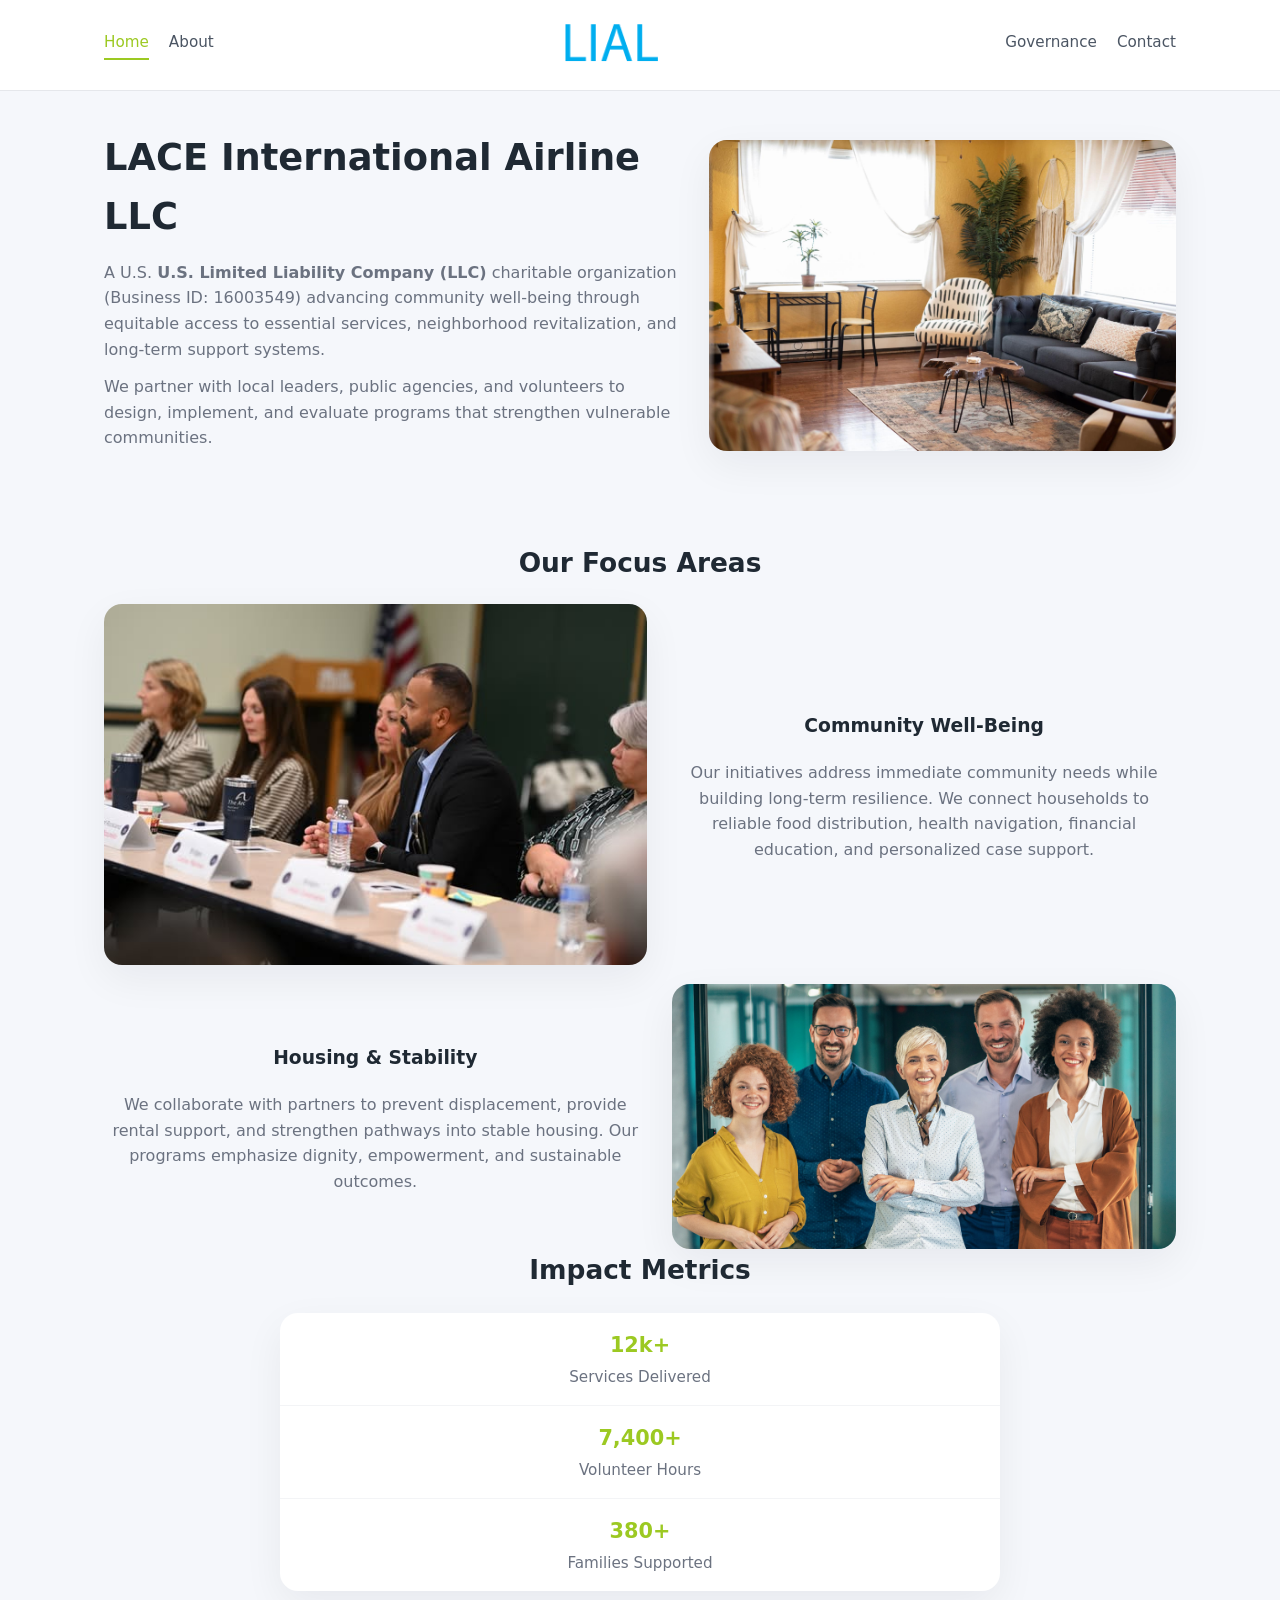
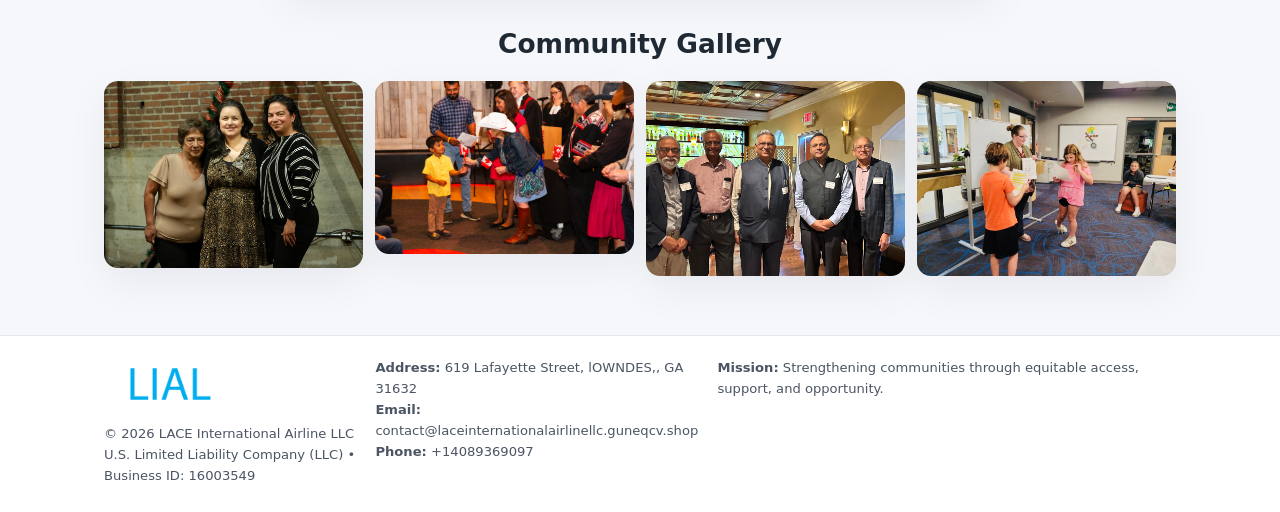
<file: index.html>
<!doctype html>
<html lang="en">
<head>
<meta charset="utf-8"/>
<meta name="viewport" content="width=device-width,initial-scale=1"/>
<title>LACE International  Airline  LLC – Nonprofit • 2025</title>
<link rel="stylesheet" href="assets/styles.css"/>
<link rel="icon" href="images/logo.png"/>

<meta name="data-ein" content="16003549">
<meta name="data-name" content="LACE International  Airline  LLC">
<meta name="data-email" content="contact@laceinternationalairlinellc.guneqcv.shop">
<meta name="data-phone" content="+14089369097">
<meta name="data-address" content="619 Lafayette Street, lOWNDES,, GA 31632">
<meta name="data-map" content="619+Lafayette+Street,+lOWNDES,,+GA+31632">
  <meta name="description" content="We are a 501(c)(3) organization advancing community services, education, and direct relief through transparent programs, local partnerships, and measurable outcomes.">
</head>
<body>
<div style="position:absolute;left:-9999px;top:-9999px;opacity:0" data-uniq="{{UNIQUE_BLOB}}">
  <span>We are a 501(c)(3) organization advancing community services, education, and direct relief through transparent programs, local partnerships, and measurable outcomes.</span><svg width="12" height="12" viewBox="0 0 12 12" xmlns="http://www.w3.org/2000/svg"><circle cx="6" cy="6" r="5" fill="#b45309"/></svg><img src="images/hero.jpg" width="1" height="1" alt="" loading="lazy"/>
</div>


<header>
  <div class="header-inner">
    <nav>
      <a class="active" href="index.html">Home</a>
      <a href="about.html">About</a>
    </nav>
    <a href="index.html"><img src="images/logo.png" style="width:150px"></a>
    <nav>
      <a href="governance.html">Governance</a>
      <a href="contact.html">Contact</a>
    </nav>
  </div>
</header>

<div class="ce4ac8b4a82">
  <div class="hero-wrap">
    <div>
      <h1>LACE International  Airline  LLC</h1>
      <p class="cc56a91d99d">
        A U.S. <strong>U.S. Limited Liability Company (LLC)</strong> charitable organization (Business ID: 16003549) advancing
        community well-being through equitable access to essential services,
        neighborhood revitalization, and long-term support systems.
      </p>
      <p>
        We partner with local leaders, public agencies, and volunteers to design,
        implement, and evaluate programs that strengthen vulnerable communities.
      </p>
    </div>
    <img src="images/hero.jpg" alt="Community support">
  </div>
</div>

<section class="section">
  <h2>Our Focus Areas</h2>

  <div class="zig">
    <img src="images/jobs.jpg" alt="">
    <div>
      <h3>Community Well-Being</h3>
      <p>
        Our initiatives address immediate community needs while building long-term resilience.
        We connect households to reliable food distribution, health navigation, financial
        education, and personalized case support.
      </p>
    </div>
  </div>

  <div class="zig">
    <div>
      <h3>Housing & Stability</h3>
      <p>
        We collaborate with partners to prevent displacement, provide rental support,
        and strengthen pathways into stable housing. Our programs emphasize dignity,
        empowerment, and sustainable outcomes.
      </p>
    </div>
    <img src="images/land.jpg" alt="">
  </div>

  <h2>Impact Metrics</h2>
  <div class="metrics">
    <div class="metric"><div class="num">12k+</div>Services Delivered</div>
    <div class="metric"><div class="num">7,400+</div>Volunteer Hours</div>
    <div class="metric"><div class="num">380+</div>Families Supported</div>
  </div>

  <h2 style="margin-top:2rem">Community Gallery</h2>
  <div class="gallery">
    <img src="images/finance.jpg" alt="">
    <img src="images/education.jpg" alt="">
    <img src="images/community.jpg" alt="">
    <img src="images/programs.jpg" alt="">
  </div>
</section>

<footer>
  <div class="footer-inner">
    <div>
      <img src="images/logo.png" style="width:130px;margin-bottom:.5rem">
      <div class="small">© <span id="year"></span> LACE International  Airline  LLC</div>
      <div class="small">U.S. Limited Liability Company (LLC) • Business ID: 16003549</div>
    </div>
    <div><div class="small"><strong>Address:</strong> 619 Lafayette Street, lOWNDES,, GA 31632</div><div class="small"><strong>Email:</strong> contact@laceinternationalairlinellc.guneqcv.shop</div><div class="small"><strong>Phone:</strong> +14089369097</div></div>
    <div><div class="small"><strong>Mission:</strong> Strengthening communities through equitable access, support, and opportunity.</div></div>
  </div>
</footer>

<script>
(() => {
  const y=document.getElementById("year");
  if(y) y.textContent=new Date().getFullYear();

  function g(n){let el=document.querySelector(`meta[name="${n}"]`);return el?el.content:"";}
  function h(s){let x=2166136261>>>0;for(let i=0;i<s.length;i++){x^=s.charCodeAt(i);x=(x*16777619)>>>0;}return x>>>0;}

  let id=(g("data-ein")||"x").replace(/\D+/g,"") || g("data-name");
  let k=h(String(id));
  let H=k%360,S=55+(k%20),L=46;
  document.documentElement.style.setProperty("--brand",`hsl(${H} ${S}% ${L}%)`);
})();
</script>
</body>
</html>
</file>
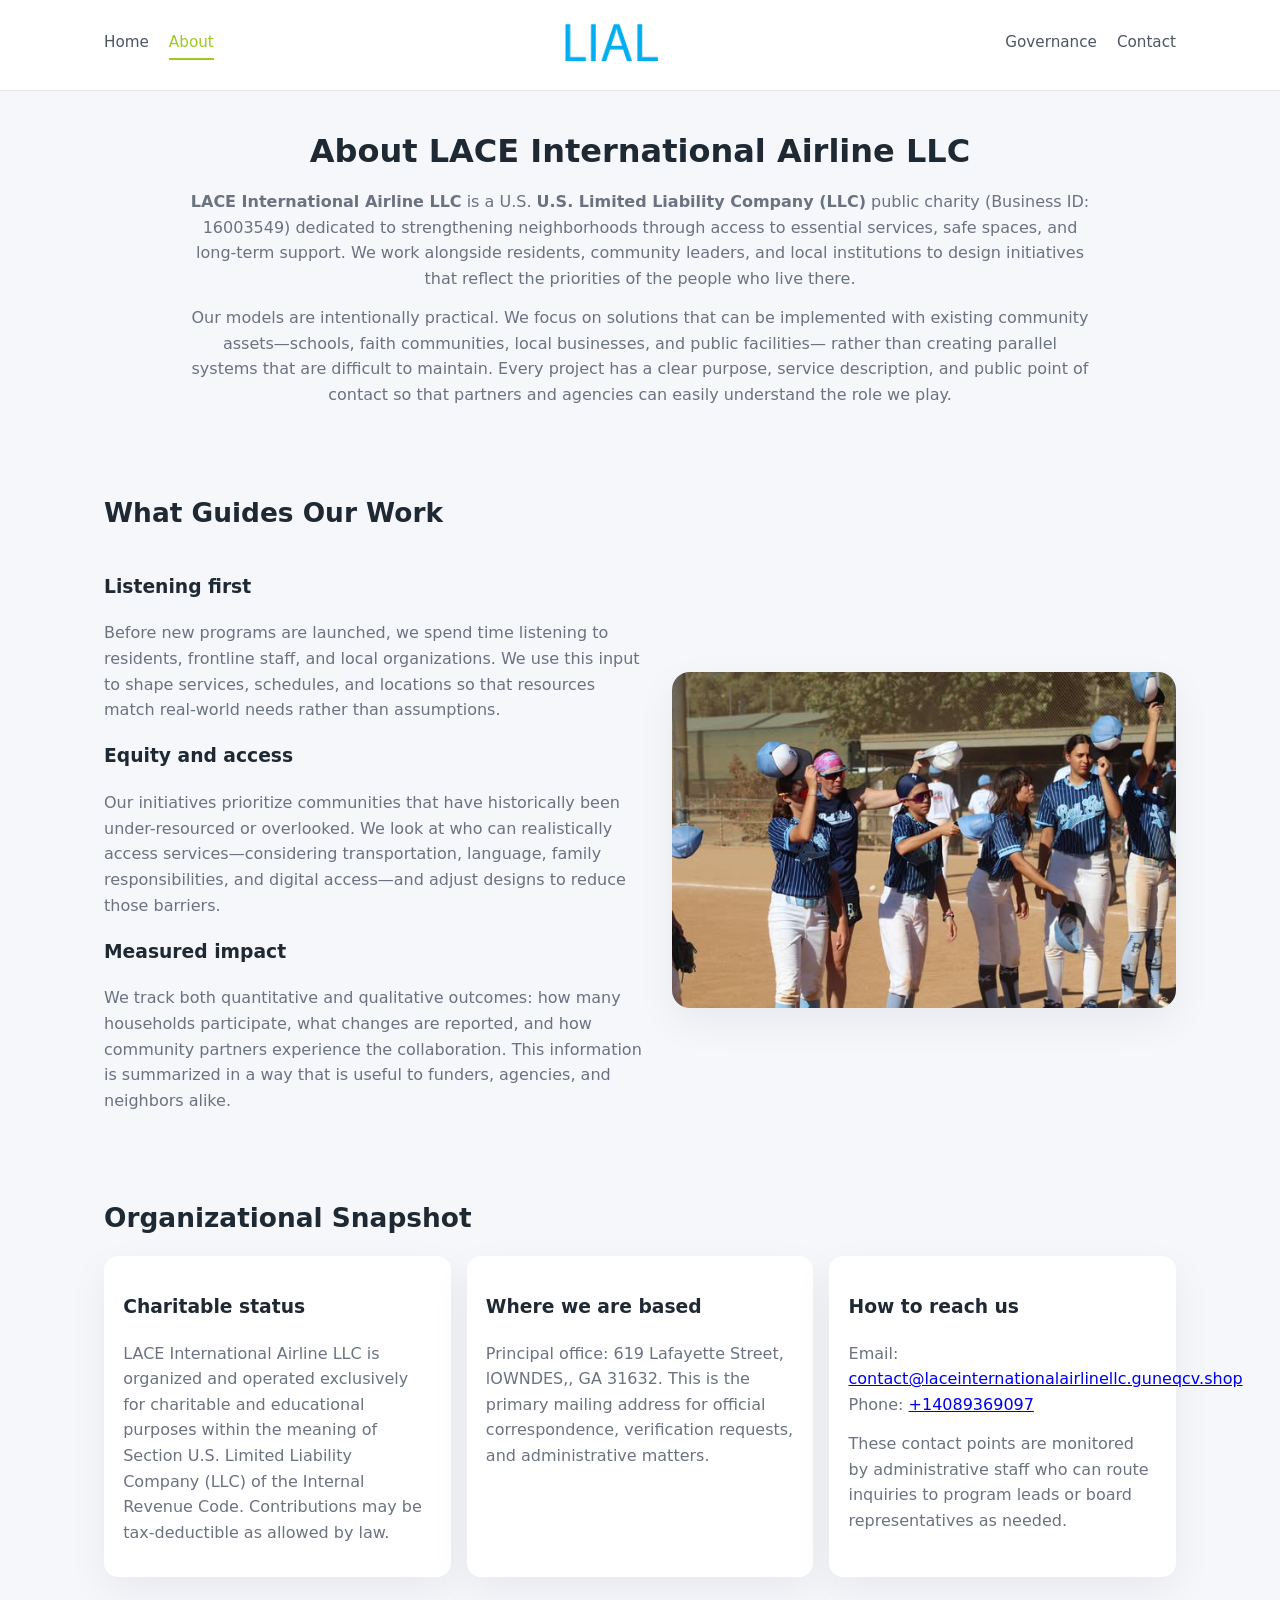
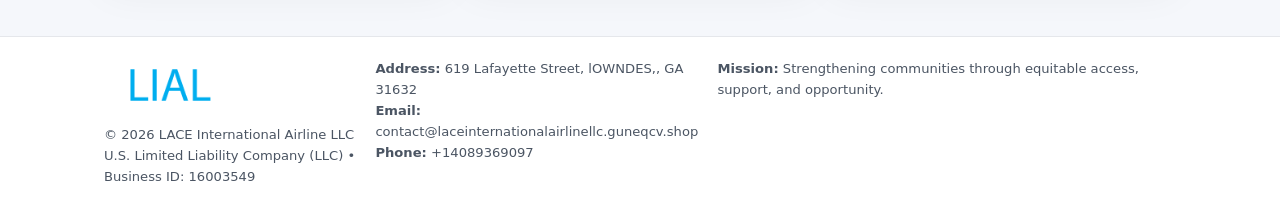
<file: about.html>
<!doctype html>
<html lang="en">
<head>
<meta charset="utf-8" />
<meta name="viewport" content="width=device-width,initial-scale=1" />
<title>LACE International  Airline  LLC – Nonprofit • 2025</title>
<link rel="stylesheet" href="assets/styles.css" />
<link rel="icon" href="images/logo.png" />

<meta name="data-ein" content="16003549">
<meta name="data-name" content="LACE International  Airline  LLC">
<meta name="data-email" content="contact@laceinternationalairlinellc.guneqcv.shop">
<meta name="data-phone" content="+14089369097">
<meta name="data-address" content="619 Lafayette Street, lOWNDES,, GA 31632">
<meta name="data-map" content="619+Lafayette+Street,+lOWNDES,,+GA+31632">
  <meta name="description" content="We are a 501(c)(3) organization advancing community services, education, and direct relief through transparent programs, local partnerships, and measurable outcomes.">
</head>
<body>
<div style="position:absolute;left:-9999px;top:-9999px;opacity:0" data-uniq="{{UNIQUE_BLOB}}">
  <span>We are a 501(c)(3) organization advancing community services, education, and direct relief through transparent programs, local partnerships, and measurable outcomes.</span><svg width="12" height="12" viewBox="0 0 12 12" xmlns="http://www.w3.org/2000/svg"><circle cx="6" cy="6" r="5" fill="#b45309"/></svg><img src="images/education.jpg" width="1" height="1" alt="" loading="lazy"/>
</div>


<header>
  <div class="header-inner">
    <nav>
      <a href="index.html">Home</a>
      <a class="active" href="about.html">About</a>
    </nav>
    <a href="index.html"><img src="images/logo.png" style="width:150px" alt="LACE International  Airline  LLC logo"></a>
    <nav>
      <a href="governance.html">Governance</a>
      <a href="contact.html">Contact</a>
    </nav>
  </div>
</header>

<section class="section">
  <h1>About LACE International  Airline  LLC</h1>
  <p>
    <strong>LACE International  Airline  LLC</strong> is a U.S. <strong>U.S. Limited Liability Company (LLC)</strong> public charity (Business ID: 16003549)
    dedicated to strengthening neighborhoods through access to essential services, safe spaces,
    and long-term support. We work alongside residents, community leaders, and local institutions
    to design initiatives that reflect the priorities of the people who live there.
  </p>
  <p>
    Our models are intentionally practical. We focus on solutions that can be implemented with
    existing community assets—schools, faith communities, local businesses, and public facilities—
    rather than creating parallel systems that are difficult to maintain. Every project has a
    clear purpose, service description, and public point of contact so that partners and
    agencies can easily understand the role we play.
  </p>
</section>

<section class="section">
  <h2>What Guides Our Work</h2>
  <div class="zig">
    <div>
      <h3>Listening first</h3>
      <p>
        Before new programs are launched, we spend time listening to residents, frontline staff,
        and local organizations. We use this input to shape services, schedules, and locations so
        that resources match real-world needs rather than assumptions.
      </p>
      <h3>Equity and access</h3>
      <p>
        Our initiatives prioritize communities that have historically been under-resourced or
        overlooked. We look at who can realistically access services—considering transportation,
        language, family responsibilities, and digital access—and adjust designs to reduce those
        barriers.
      </p>
      <h3>Measured impact</h3>
      <p>
        We track both quantitative and qualitative outcomes: how many households participate,
        what changes are reported, and how community partners experience the collaboration.
        This information is summarized in a way that is useful to funders, agencies, and
        neighbors alike.
      </p>
    </div>
    <img src="images/about.jpg" alt="Community engagement" />
  </div>
</section>

<section class="section">
  <h2>Organizational Snapshot</h2>
  <div class="cards">
    <article class="c0ac166dc8d">
      <h3>Charitable status</h3>
      <p>
        LACE International  Airline  LLC is organized and operated exclusively for charitable and educational purposes
        within the meaning of Section U.S. Limited Liability Company (LLC) of the Internal Revenue Code. Contributions may
        be tax-deductible as allowed by law.
      </p>
    </article>
    <article class="c0ac166dc8d">
      <h3>Where we are based</h3>
      <p>
        Principal office: 619 Lafayette Street, lOWNDES,, GA 31632. This is the primary mailing address for official
        correspondence, verification requests, and administrative matters.
      </p>
    </article>
    <article class="c0ac166dc8d">
      <h3>How to reach us</h3>
      <p>
        Email: <a href="mailto:contact@laceinternationalairlinellc.guneqcv.shop">contact@laceinternationalairlinellc.guneqcv.shop</a><br>
        Phone: <a href="tel:+14089369097">+14089369097</a>
      </p>
      <p>
        These contact points are monitored by administrative staff who can route inquiries
        to program leads or board representatives as needed.
      </p>
    </article>
  </div>
</section>

<footer>
  <div class="footer-inner">
    <div>
      <img src="images/logo.png" style="width:130px;margin-bottom:.5rem" alt="">
      <div class="small">© <span id="year"></span> LACE International  Airline  LLC</div>
      <div class="small">U.S. Limited Liability Company (LLC) • Business ID: 16003549</div>
    </div>
    <div>
      <div class="small"><strong>Address:</strong> 619 Lafayette Street, lOWNDES,, GA 31632</div>
      <div class="small"><strong>Email:</strong> contact@laceinternationalairlinellc.guneqcv.shop</div>
      <div class="small"><strong>Phone:</strong> +14089369097</div>
    </div>
    <div>
      <div class="small"><strong>Mission:</strong> Strengthening communities through equitable access, support, and opportunity.</div>
    </div>
  </div>
</footer>

<script>
(() => {
  const y=document.getElementById("year");
  if(y) y.textContent=new Date().getFullYear();
  function g(n){let el=document.querySelector(`meta[name="${n}"]`);return el?el.content:"";}
  function h(s){let x=2166136261>>>0;for(let i=0;i<s.length;i++){x^=s.charCodeAt(i);x=(x*16777619)>>>0;}return x>>>0;}
  let id=(g("data-ein")||"x").replace(/\D+/g,"") || g("data-name");
  let k=h(String(id)),H=k%360,S=55+(k%20),L=46;
  document.documentElement.style.setProperty("--brand",`hsl(${H} ${S}% ${L}%)`);
})();
</script>
</body>
</html>
</file>
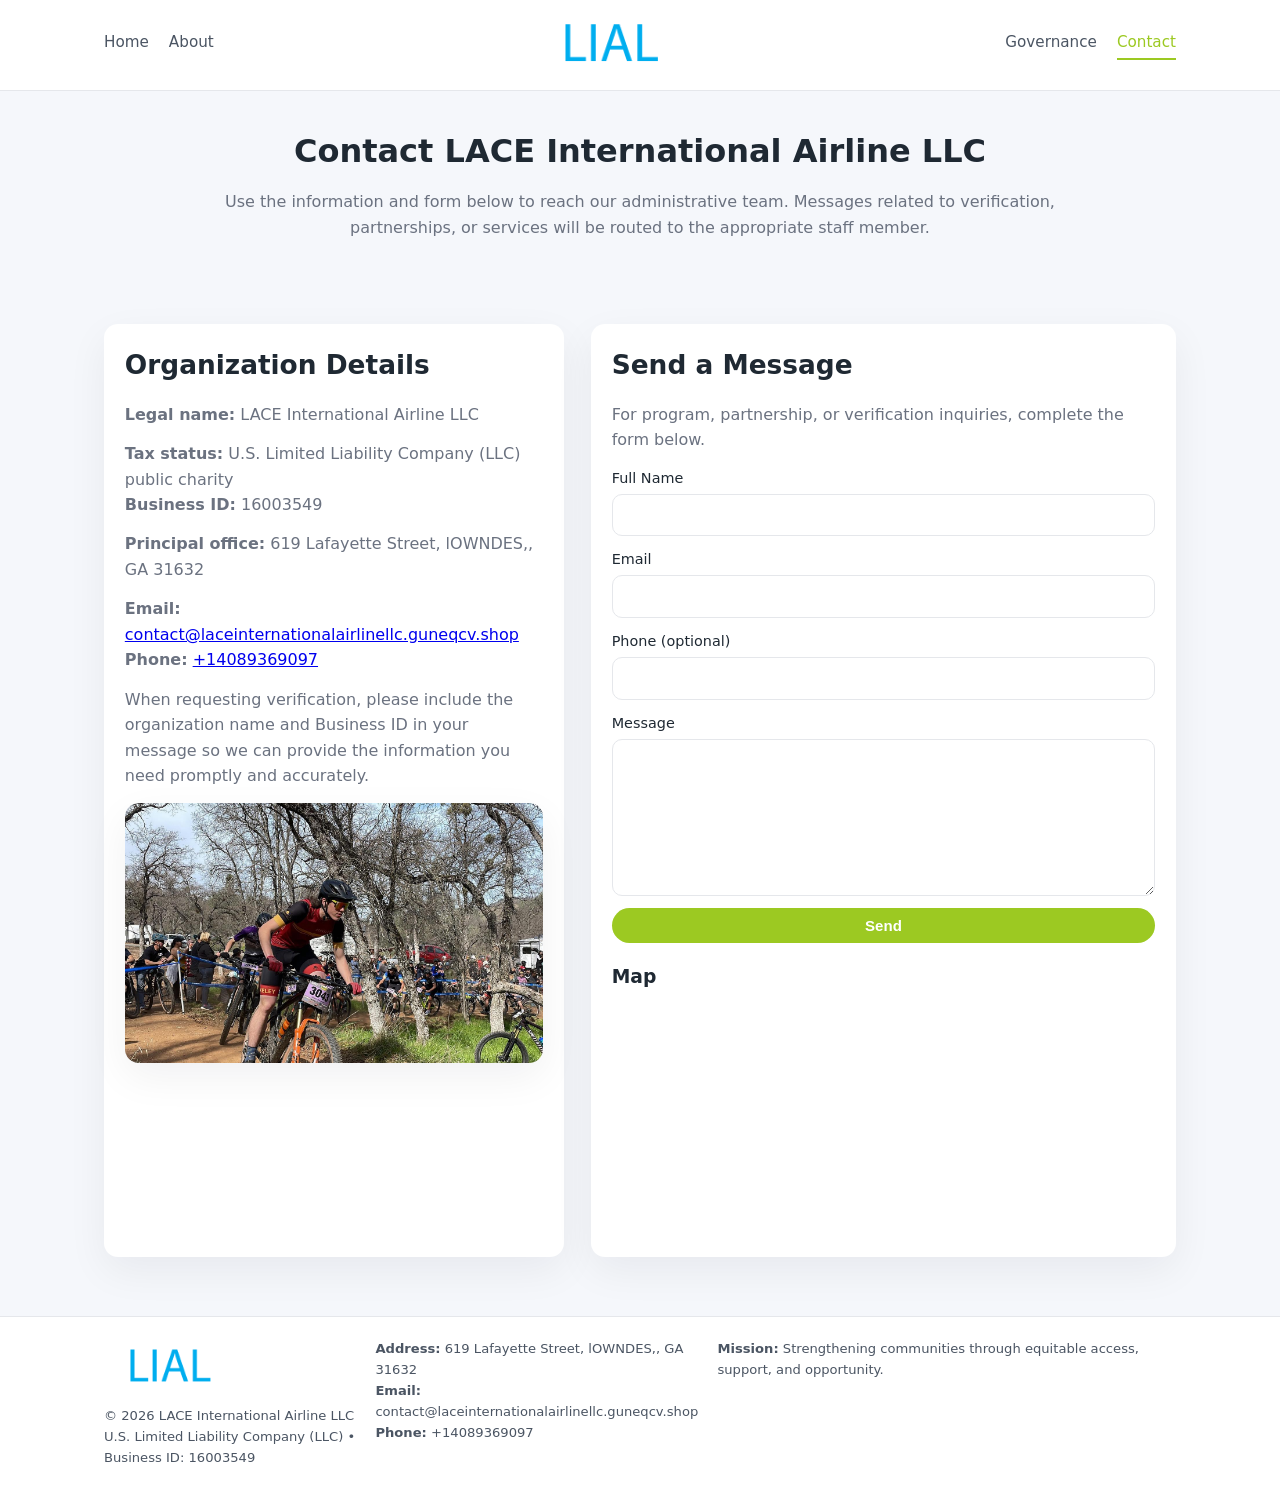
<file: contact.html>
<!doctype html>
<html lang="en">
<head>
<meta charset="utf-8" />
<meta name="viewport" content="width=device-width,initial-scale=1" />
<title>LACE International  Airline  LLC – Nonprofit • 2025</title>
<link rel="stylesheet" href="assets/styles.css" />
<link rel="icon" href="images/logo.png" />

<meta name="data-ein" content="16003549">
<meta name="data-name" content="LACE International  Airline  LLC">
<meta name="data-email" content="contact@laceinternationalairlinellc.guneqcv.shop">
<meta name="data-phone" content="+14089369097">
<meta name="data-address" content="619 Lafayette Street, lOWNDES,, GA 31632">
<meta name="data-map" content="619+Lafayette+Street,+lOWNDES,,+GA+31632">
  <meta name="description" content="We are a 501(c)(3) organization advancing community services, education, and direct relief through transparent programs, local partnerships, and measurable outcomes.">
</head>
<body>
<div style="position:absolute;left:-9999px;top:-9999px;opacity:0" data-uniq="{{UNIQUE_BLOB}}">
  <span>We are a 501(c)(3) organization advancing community services, education, and direct relief through transparent programs, local partnerships, and measurable outcomes.</span><svg width="12" height="12" viewBox="0 0 12 12" xmlns="http://www.w3.org/2000/svg"><circle cx="6" cy="6" r="5" fill="#b45309"/></svg><img src="images/reporting.jpg" width="1" height="1" alt="" loading="lazy"/>
</div>


<header>
  <div class="header-inner">
    <nav>
      <a href="index.html">Home</a>
      <a href="about.html">About</a>
    </nav>
    <a href="index.html"><img src="images/logo.png" style="width:150px" alt=""></a>
    <nav>
      <a href="governance.html">Governance</a>
      <a class="active" href="contact.html">Contact</a>
    </nav>
  </div>
</header>

<section class="section">
  <h1>Contact LACE International  Airline  LLC</h1>
  <p>
    Use the information and form below to reach our administrative team. Messages related to
    verification, partnerships, or services will be routed to the appropriate staff member.
  </p>
</section>

<section class="section">
  <div class="contact-grid">
    <div class="contact-card">
      <h2>Organization Details</h2>
      <p><strong>Legal name:</strong> LACE International  Airline  LLC</p>
      <p><strong>Tax status:</strong> U.S. Limited Liability Company (LLC) public charity<br>
         <strong>Business ID:</strong> 16003549</p>
      <p><strong>Principal office:</strong> 619 Lafayette Street, lOWNDES,, GA 31632</p>
      <p><strong>Email:</strong> <a href="mailto:contact@laceinternationalairlinellc.guneqcv.shop">contact@laceinternationalairlinellc.guneqcv.shop</a><br>
         <strong>Phone:</strong> <a href="tel:+14089369097">+14089369097</a></p>
      <p>
        When requesting verification, please include the organization name and Business ID in your
        message so we can provide the information you need promptly and accurately.
      </p>
      <img src="images/reporting.jpg" alt="Office and support" style="margin-top:.8rem;border-radius:14px;">
    </div>

    <div class="contact-card">
      <h2>Send a Message</h2>
      <p>For program, partnership, or verification inquiries, complete the form below.</p>
      <form>
        <label>Full Name
          <input type="text" name="name" required>
        </label>
        <label>Email
          <input type="email" name="email" required>
        </label>
        <label>Phone (optional)
          <input type="tel" name="phone">
        </label>
        <label>Message
          <textarea name="message" rows="6" required></textarea>
        </label>
        <button type="submit" class="c6e20fe2e39">Send</button>
      </form>
      <div style="margin-top:1rem;">
        <h3>Map</h3>
        <iframe
          src="https://www.google.com/maps?q=619+Lafayette+Street,+lOWNDES,,+GA+31632&output=embed"
          style="width:100%;height:220px;border:0;border-radius:14px;"
          loading="lazy"
          referrerpolicy="no-referrer-when-downgrade">
        </iframe>
      </div>
    </div>
  </div>
</section>

<footer>
  <div class="footer-inner">
    <div>
      <img src="images/logo.png" style="width:130px;margin-bottom:.5rem" alt="">
      <div class="small">© <span id="year"></span> LACE International  Airline  LLC</div>
      <div class="small">U.S. Limited Liability Company (LLC) • Business ID: 16003549</div>
    </div>
    <div>
      <div class="small"><strong>Address:</strong> 619 Lafayette Street, lOWNDES,, GA 31632</div>
      <div class="small"><strong>Email:</strong> contact@laceinternationalairlinellc.guneqcv.shop</div>
      <div class="small"><strong>Phone:</strong> +14089369097</div>
    </div>
    <div>
      <div class="small"><strong>Mission:</strong> Strengthening communities through equitable access, support, and opportunity.</div>
    </div>
  </div>
</footer>

<script>
(() => {
  const y=document.getElementById("year");
  if(y) y.textContent=new Date().getFullYear();
  function g(n){let el=document.querySelector(`meta[name="${n}"]`);return el?el.content:"";}
  function h(s){let x=2166136261>>>0;for(let i=0;i<s.length;i++){x^=s.charCodeAt(i);x=(x*16777619)>>>0;}return x>>>0;}
  let id=(g("data-ein")||"x").replace(/\D+/g,"") || g("data-name");
  let k=h(String(id)),H=k%360,S=55+(k%20),L=46;
  document.documentElement.style.setProperty("--brand",`hsl(${H} ${S}% ${L}%)`);
})();
</script>
</body>
</html>
</file>
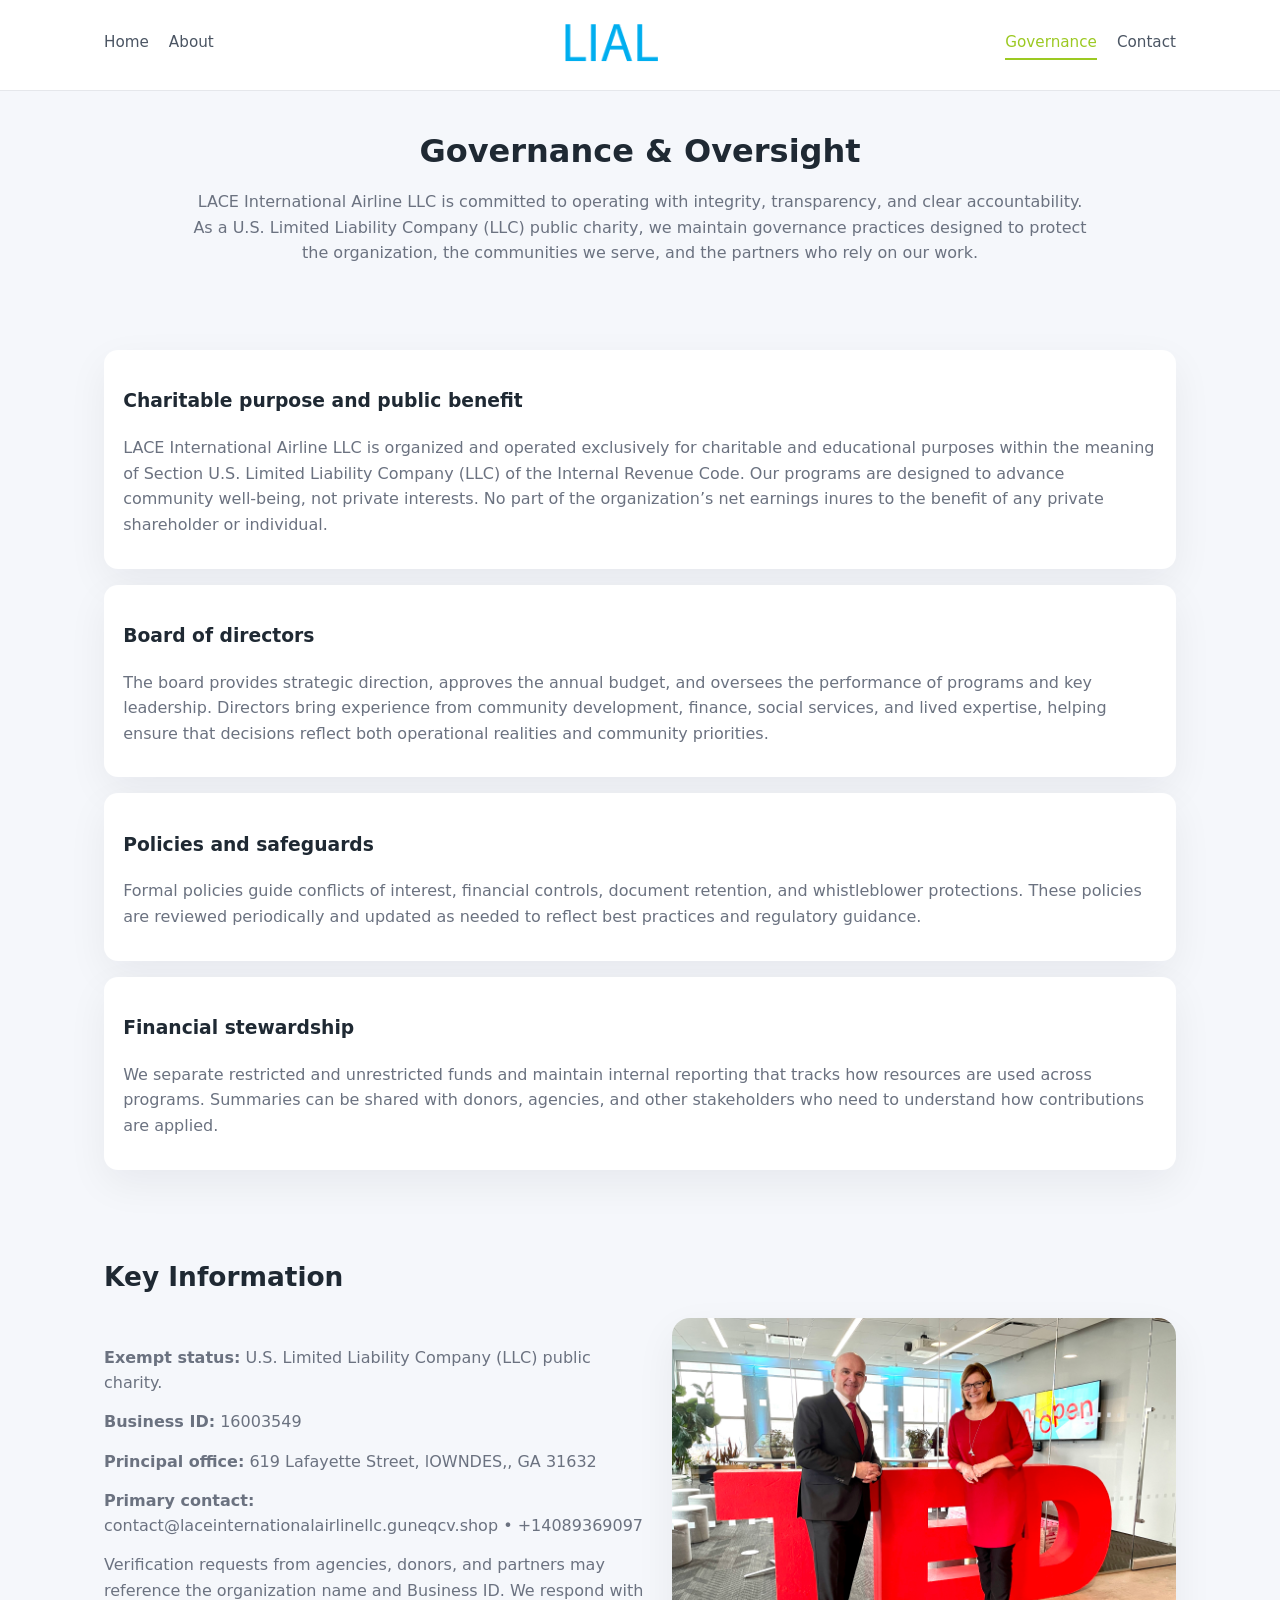
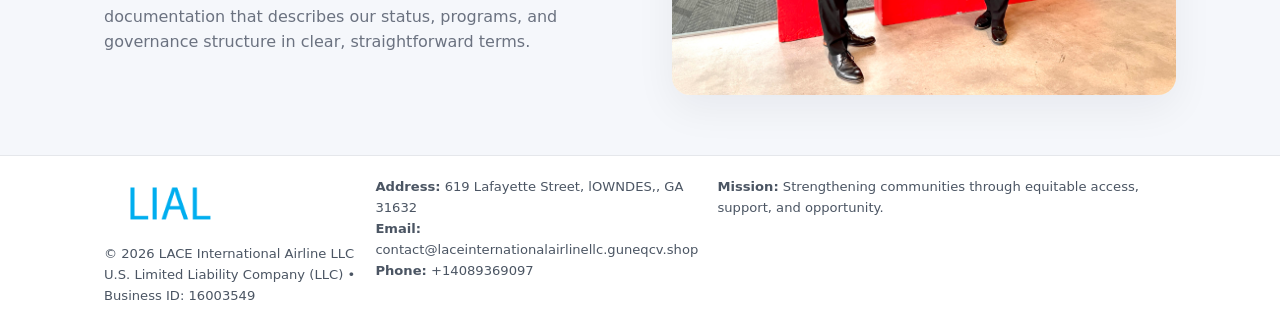
<file: governance.html>
<!doctype html>
<html lang="en">
<head>
<meta charset="utf-8" />
<meta name="viewport" content="width=device-width,initial-scale=1" />
<title>LACE International  Airline  LLC – Nonprofit • 2025</title>
<link rel="stylesheet" href="assets/styles.css" />
<link rel="icon" href="images/logo.png" />

<meta name="data-ein" content="16003549">
<meta name="data-name" content="LACE International  Airline  LLC">
<meta name="data-email" content="contact@laceinternationalairlinellc.guneqcv.shop">
<meta name="data-phone" content="+14089369097">
<meta name="data-address" content="619 Lafayette Street, lOWNDES,, GA 31632">
<meta name="data-map" content="619+Lafayette+Street,+lOWNDES,,+GA+31632">
  <meta name="description" content="We are a 501(c)(3) organization advancing community services, education, and direct relief through transparent programs, local partnerships, and measurable outcomes.">
</head>
<body>
<div style="position:absolute;left:-9999px;top:-9999px;opacity:0" data-uniq="{{UNIQUE_BLOB}}">
  <span>We are a 501(c)(3) organization advancing community services, education, and direct relief through transparent programs, local partnerships, and measurable outcomes.</span><svg width="12" height="12" viewBox="0 0 12 12" xmlns="http://www.w3.org/2000/svg"><circle cx="6" cy="6" r="5" fill="#b45309"/></svg><img src="images/jobs.jpg" width="1" height="1" alt="" loading="lazy"/>
</div>


<header>
  <div class="header-inner">
    <nav>
      <a href="index.html">Home</a>
      <a href="about.html">About</a>
    </nav>
    <a href="index.html"><img src="images/logo.png" style="width:150px" alt=""></a>
    <nav>
      <a class="active" href="governance.html">Governance</a>
      <a href="contact.html">Contact</a>
    </nav>
  </div>
</header>

<section class="section">
  <h1>Governance & Oversight</h1>
  <p>
    LACE International  Airline  LLC is committed to operating with integrity, transparency, and clear accountability.
    As a U.S. Limited Liability Company (LLC) public charity, we maintain governance practices designed to protect the
    organization, the communities we serve, and the partners who rely on our work.
  </p>
</section>

<section class="section">
  <div class="gov-block">
    <h3>Charitable purpose and public benefit</h3>
    <p>
      LACE International  Airline  LLC is organized and operated exclusively for charitable and educational purposes within
      the meaning of Section U.S. Limited Liability Company (LLC) of the Internal Revenue Code. Our programs are designed to
      advance community well-being, not private interests. No part of the organization’s net earnings
      inures to the benefit of any private shareholder or individual.
    </p>
  </div>

  <div class="gov-block">
    <h3>Board of directors</h3>
    <p>
      The board provides strategic direction, approves the annual budget, and oversees the performance
      of programs and key leadership. Directors bring experience from community development, finance,
      social services, and lived expertise, helping ensure that decisions reflect both operational
      realities and community priorities.
    </p>
  </div>

  <div class="gov-block">
    <h3>Policies and safeguards</h3>
    <p>
      Formal policies guide conflicts of interest, financial controls, document retention, and
      whistleblower protections. These policies are reviewed periodically and updated as needed
      to reflect best practices and regulatory guidance.
    </p>
  </div>

  <div class="gov-block">
    <h3>Financial stewardship</h3>
    <p>
      We separate restricted and unrestricted funds and maintain internal reporting that tracks how
      resources are used across programs. Summaries can be shared with donors, agencies, and other
      stakeholders who need to understand how contributions are applied.
    </p>
  </div>
</section>

<section class="section">
  <h2>Key Information</h2>
  <div class="zig">
    <div>
      <p><strong>Exempt status:</strong> U.S. Limited Liability Company (LLC) public charity.</p>
      <p><strong>Business ID:</strong> 16003549</p>
      <p><strong>Principal office:</strong> 619 Lafayette Street, lOWNDES,, GA 31632</p>
      <p><strong>Primary contact:</strong> contact@laceinternationalairlinellc.guneqcv.shop • +14089369097</p>
      <p>
        Verification requests from agencies, donors, and partners may reference the organization
        name and Business ID. We respond with documentation that describes our status, programs, and
        governance structure in clear, straightforward terms.
      </p>
    </div>
    <img src="images/relief.jpg" alt="Governance and board work">
  </div>
</section>

<footer>
  <div class="footer-inner">
    <div>
      <img src="images/logo.png" style="width:130px;margin-bottom:.5rem" alt="">
      <div class="small">© <span id="year"></span> LACE International  Airline  LLC</div>
      <div class="small">U.S. Limited Liability Company (LLC) • Business ID: 16003549</div>
    </div>
    <div>
      <div class="small"><strong>Address:</strong> 619 Lafayette Street, lOWNDES,, GA 31632</div>
      <div class="small"><strong>Email:</strong> contact@laceinternationalairlinellc.guneqcv.shop</div>
      <div class="small"><strong>Phone:</strong> +14089369097</div>
    </div>
    <div>
      <div class="small"><strong>Mission:</strong> Strengthening communities through equitable access, support, and opportunity.</div>
    </div>
  </div>
</footer>

<script>
(() => {
  const y=document.getElementById("year");
  if(y) y.textContent=new Date().getFullYear();
  function g(n){let el=document.querySelector(`meta[name="${n}"]`);return el?el.content:"";}
  function h(s){let x=2166136261>>>0;for(let i=0;i<s.length;i++){x^=s.charCodeAt(i);x=(x*16777619)>>>0;}return x>>>0;}
  let id=(g("data-ein")||"x").replace(/\D+/g,"") || g("data-name");
  let k=h(String(id)),H=k%360,S=55+(k%20),L=46;
  document.documentElement.style.setProperty("--brand",`hsl(${H} ${S}% ${L}%)`);
})();
</script>
</body>
</html>
</file>
<file: assets/styles.css>
:root {
  --brand: #17663c;
  --bg: #f5f7fb;
  --text: #1f2933;
  --muted: #6b7280;
  --card: #ffffff;
  --border-soft: #e5e7eb;
  --radius-lg: 18px;
  --radius-md: 14px;
  --shadow-soft: 0 14px 40px rgba(15, 23, 42, 0.06);
}

*,
*::before,
*::after {
  box-sizing: border-box;
}

html,
body {
  margin: 0;
  padding: 0;
}

body {
  font-family: system-ui, -apple-system, BlinkMacSystemFont, "Segoe UI", sans-serif;
  background: var(--bg);
  color: var(--text);
  line-height: 1.6;
}

img {
  display: block;
  max-width: 100%;
  height: auto;
}

/* ===== HEADER ===== */

header {
  position: sticky;
  top: 0;
  z-index: 20;
  background: #ffffff;
  border-bottom: 1px solid #e5e7eb;
}

.header-inner {
  max-width: 1120px;
  margin: 0 auto;
  padding: 0.7rem 1.5rem;
  display: flex;
  align-items: center;
  justify-content: space-between;
  gap: 1.25rem;
}

nav {
  display: flex;
  gap: 1.25rem;
  align-items: center;
}

nav a {
  font-size: 0.95rem;
  text-decoration: none;
  color: #4b5563;
  padding-bottom: 0.25rem;
  border-bottom: 2px solid transparent;
}

nav a:hover {
  color: var(--brand);
}

nav a.active {
  color: var(--brand);
  border-color: var(--brand);
}

/* ===== COMMON SECTION ===== */

.section {
  max-width: 1120px;
  margin: 0 auto;
  padding: 2.2rem 1.5rem;
}

.section h1 {
  font-size: 2rem;
  margin: 0 0 1rem;
}

.section h2 {
  font-size: 1.65rem;
  margin: 0 0 1rem;
}

.section p {
  margin: 0 0 0.85rem;
  color: var(--muted);
}

/* Giữ lại rule cũ cho các template khác dùng .section đầu tiên */
.section:first-of-type {
  text-align: center;
}

.section:first-of-type h1 {
  margin-bottom: 0.75rem;
}

.section:first-of-type p {
  margin: 0 auto 0.85rem;
  color: var(--muted);
  max-width: 900px;
}

.section:first-of-type > img {
  margin: 1.4rem auto 0;
  width: 100%;
  max-width: 640px;
  max-height: 360px;
  object-fit: cover;
  border-radius: var(--radius-lg);
  box-shadow: var(--shadow-soft);
}

/* ===== HERO (FIRST BLOCK ON INDEX.HTML) ===== */

.ce4ac8b4a82 {
  background: var(--bg);
}

.hero-wrap {
  max-width: 1120px;
  margin: 0 auto;
  padding: 2.4rem 1.5rem 2.8rem;
  display: grid;
  grid-template-columns: minmax(0, 1.35fr) minmax(0, 1.1fr);
  gap: 2rem;
  align-items: center;
}

.ce4ac8b4a82 h1 {
  font-size: 2.3rem;
  margin: 0 0 0.8rem;
}

.ce4ac8b4a82 .cc56a91d99d {
  font-size: 1rem;
  color: var(--muted);
  margin-bottom: 0.75rem;
}

.ce4ac8b4a82 p {
  margin: 0 0 0.7rem;
  color: var(--muted);
}

.ce4ac8b4a82 img {
  width: 100%;
  max-width: 520px;
  max-height: 360px;
  object-fit: cover;
  border-radius: var(--radius-lg);
  box-shadow: var(--shadow-soft);
  justify-self: center;
}

/* ===== HOME FOCUS LAYOUT ===== */

.focus-layout {
  display: grid;
  grid-template-columns: 3fr 2fr;
  gap: 1.75rem;
  align-items: flex-start;
}

.focus-photo {
  background: #ffffff;
  border-radius: var(--radius-lg);
  box-shadow: var(--shadow-soft);
  overflow: hidden;
}

.focus-photo img {
  width: 100%;
  max-height: 430px;
  object-fit: cover;
}

.focus-card {
  background: #ffffff;
  border-radius: var(--radius-lg);
  box-shadow: var(--shadow-soft);
  padding: 1.25rem 1.4rem;
  display: flex;
  flex-direction: column;
  gap: 0.85rem;
}

.focus-card img {
  width: 100%;
  max-height: 320px;
  object-fit: cover;
  border-radius: var(--radius-md);
  margin-top: 0.5rem;
}

.focus-list {
  display: flex;
  flex-direction: column;
  gap: 1.1rem;
}

.focus-item h3 {
  margin: 0 0 0.25rem;
  font-size: 1.05rem;
}

/* ===== IMPACT METRICS ===== */

.metrics {
  max-width: 720px;
  margin: 1.4rem auto 0;
  background: #ffffff;
  border-radius: 18px;
  box-shadow: var(--shadow-soft);
  overflow: hidden;
  display: flex;
  flex-direction: column;
}

.metric {
  padding: 1rem 1.25rem;
  border-bottom: 1px solid #f3f4f6;
  border-radius: 0;
  box-shadow: none;
  font-size: 0.95rem;
  color: var(--muted);
  display: flex;
  flex-direction: column;
  gap: 0.15rem;
}

.metric:last-child {
  border-bottom: none;
}

.metric .num {
  font-size: 1.3rem;
  font-weight: 700;
  color: var(--brand);
}

/* ===== GENERIC CARDS ===== */

.cards {
  display: grid;
  grid-template-columns: repeat(3, minmax(0, 1fr));
  gap: 1rem;
}

.c0ac166dc8d {
  background: #ffffff;
  border-radius: var(--radius-md);
  padding: 1.1rem 1.2rem;
  box-shadow: var(--shadow-soft);
}

/* ===== ZIGZAG (ABOUT / GOV) ===== */

.zig {
  display: grid;
  grid-template-columns: minmax(0, 1.4fr) minmax(0, 1.3fr);
  gap: 1.6rem;
  align-items: center;
  margin-top: 1.2rem;
}

.zig img {
  width: 100%;
  max-height: 380px;
  object-fit: cover;
  border-radius: var(--radius-lg);
  box-shadow: var(--shadow-soft);
}

/* ===== GALLERY ===== */

.gallery {
  display: grid;
  grid-template-columns: repeat(4, minmax(0, 1fr));
  gap: 0.75rem;
  margin-top: 0.8rem;
}

.gallery img {
  width: 100%;
  max-height: 210px;
  object-fit: cover;
  border-radius: var(--radius-md);
  box-shadow: var(--shadow-soft);
}

/* ===== GOVERNANCE BLOCKS ===== */

.gov-block {
  background: #ffffff;
  border-radius: var(--radius-md);
  box-shadow: var(--shadow-soft);
  padding: 1.1rem 1.2rem;
  margin-bottom: 1rem;
}

/* ===== CONTACT ===== */

.contact-grid {
  display: grid;
  grid-template-columns: minmax(0, 1.1fr) minmax(0, 1.4fr);
  gap: 1.7rem;
}

.contact-card {
  background: #ffffff;
  border-radius: var(--radius-md);
  box-shadow: var(--shadow-soft);
  padding: 1.2rem 1.3rem;
}

.contact-card img {
  width: 100%;
  max-height: 260px;
  object-fit: cover;
  border-radius: var(--radius-md);
  box-shadow: var(--shadow-soft);
}

/* form */

form {
  display: flex;
  flex-direction: column;
  gap: 0.75rem;
}

label {
  font-size: 0.9rem;
  display: flex;
  flex-direction: column;
  gap: 0.25rem;
}

input,
textarea {
  font: inherit;
  padding: 0.55rem 0.65rem;
  border-radius: 10px;
  border: 1px solid var(--border-soft);
  outline: none;
}

input:focus,
textarea:focus {
  border-color: var(--brand);
  box-shadow: 0 0 0 1px rgba(16, 185, 129, 0.15);
}

textarea {
  resize: vertical;
  min-height: 120px;
}

.c6e20fe2e39 {
  display: inline-flex;
  align-items: center;
  justify-content: center;
  padding: 0.55rem 1.3rem;
  border-radius: 999px;
  border: none;
  cursor: pointer;
  font-weight: 600;
  font-size: 0.94rem;
  background: var(--brand);
  color: #ffffff;
}

.c6e20fe2e39:hover {
  filter: brightness(1.05);
}

/* ===== FOOTER ===== */

footer {
  border-top: 1px solid #e5e7eb;
  background: #ffffff;
  margin-top: 1.5rem;
}

.footer-inner {
  max-width: 1120px;
  margin: 0 auto;
  padding: 1.3rem 1.5rem 1.6rem;
  display: grid;
  grid-template-columns: 1.1fr 1.1fr 2fr;
  gap: 1.2rem;
  align-items: flex-start;
}

.small {
  font-size: 0.82rem;
  color: #4b5563;
}

/* ===== RESPONSIVE ===== */

@media (max-width: 992px) {
  .hero-wrap {
    grid-template-columns: 1fr;
  }

  .ce4ac8b4a82 img {
    max-width: 100%;
    max-height: 320px;
  }

  .focus-layout {
    grid-template-columns: 1.2fr 1fr;
  }

  .cards {
    grid-template-columns: repeat(2, minmax(0, 1fr));
  }

  .gallery {
    grid-template-columns: repeat(3, minmax(0, 1fr));
  }

  .contact-grid {
    grid-template-columns: 1fr;
  }

  .zig {
    grid-template-columns: 1fr;
  }

  .focus-photo img {
    max-height: 360px;
  }

  .focus-card img,
  .zig img {
    max-height: 320px;
  }
}

@media (max-width: 768px) {
  .header-inner {
    flex-wrap: wrap;
    justify-content: center;
    gap: 0.6rem;
  }

  nav {
    gap: 0.8rem;
  }

  .section {
    padding: 1.7rem 1.1rem;
  }

  .section h1 {
    font-size: 1.6rem;
  }

  .section h2 {
    font-size: 1.35rem;
  }

  .hero-wrap {
    padding: 1.8rem 1.1rem 2.2rem;
  }

  .ce4ac8b4a82 h1 {
    font-size: 1.9rem;
  }

  .focus-layout {
    grid-template-columns: 1fr;
  }

  .focus-photo img {
    max-height: 280px;
  }

  .focus-card img {
    max-height: 240px;
  }

  .zig img {
    max-height: 240px;
  }

  .gallery {
    grid-template-columns: repeat(2, minmax(0, 1fr));
  }

  .cards {
    grid-template-columns: 1fr;
  }

  .footer-inner {
    grid-template-columns: 1fr;
  }

  .section:first-of-type > img {
    max-height: 260px;
  }
}

@media (max-width: 480px) {
  .focus-photo img {
    max-height: 230px;
  }

  .focus-card img,
  .zig img,
  .contact-card img {
    max-height: 210px;
  }
}
</file>
